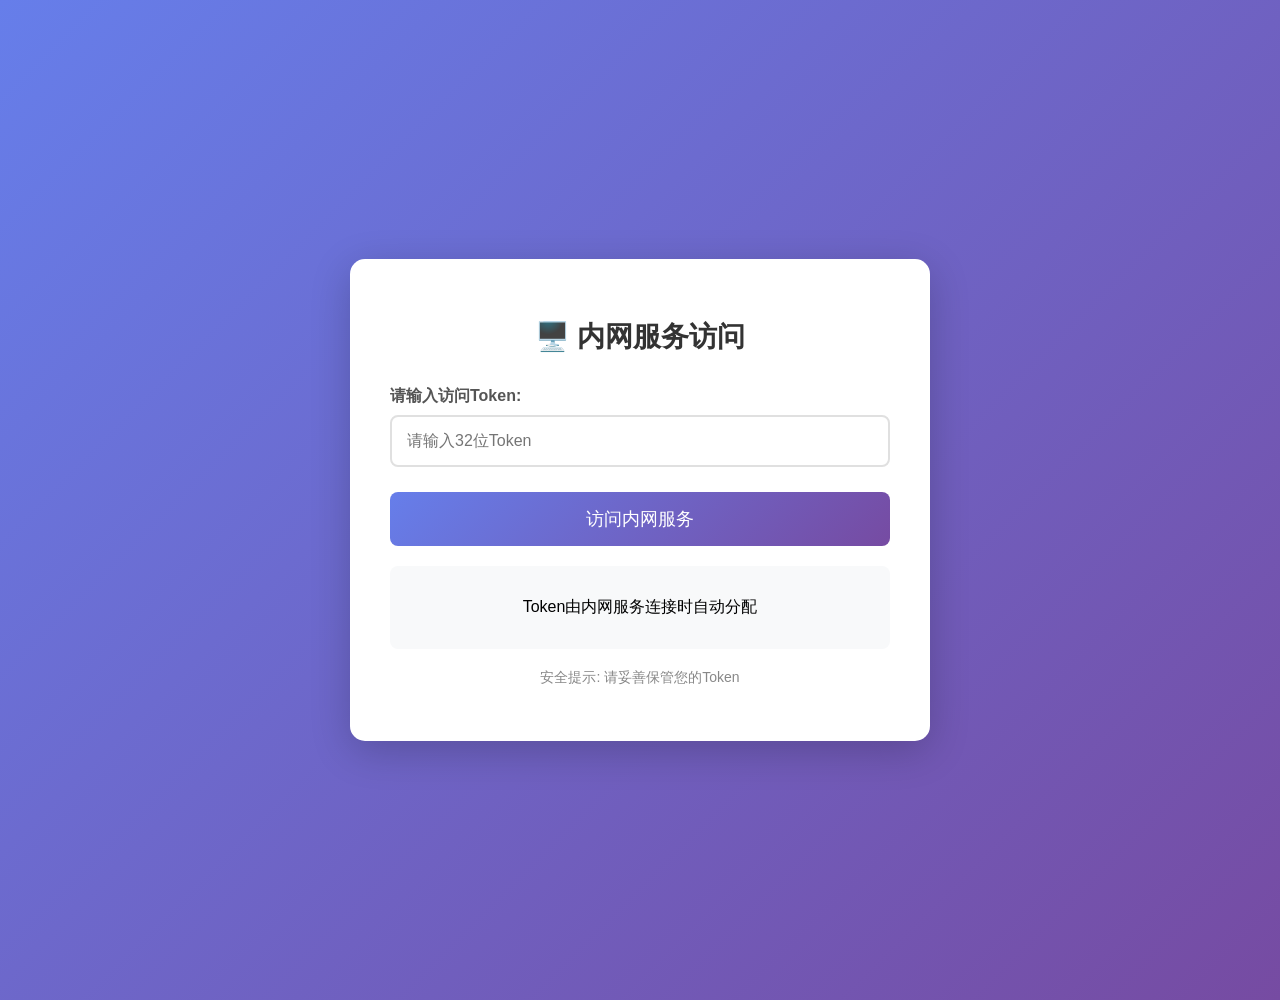
<file: remote_server/templates/index.html>
<!DOCTYPE html>
<html lang="zh-CN">
<head>
    <meta charset="UTF-8">
    <meta name="viewport" content="width=device-width, initial-scale=1.0">
    <title>内网服务访问</title>
    <style>
        body {
            font-family: Arial, sans-serif;
            margin: 50px;
            background: linear-gradient(135deg, #667eea 0%, #764ba2 100%);
            min-height: 100vh;
            display: flex;
            align-items: center;
            justify-content: center;
        }
        .container {
            max-width: 500px;
            width: 100%;
            background: white;
            padding: 40px;
            border-radius: 15px;
            box-shadow: 0 10px 40px rgba(0,0,0,0.2);
        }
        h1 {
            color: #333;
            text-align: center;
            margin-bottom: 30px;
            font-size: 28px;
        }
        .form-group {
            margin: 25px 0;
        }
        label {
            display: block;
            margin-bottom: 8px;
            color: #555;
            font-weight: bold;
        }
        input[type="text"] {
            width: 100%;
            padding: 15px;
            border: 2px solid #e0e0e0;
            border-radius: 8px;
            font-size: 16px;
            transition: border-color 0.3s;
            box-sizing: border-box;
        }
        input[type="text"]:focus {
            outline: none;
            border-color: #667eea;
        }
        button {
            width: 100%;
            padding: 15px;
            background: linear-gradient(135deg, #667eea 0%, #764ba2 100%);
            color: white;
            border: none;
            border-radius: 8px;
            font-size: 18px;
            cursor: pointer;
            transition: transform 0.2s, box-shadow 0.2s;
        }
        button:hover {
            transform: translateY(-2px);
            box-shadow: 0 5px 20px rgba(102, 126, 234, 0.4);
        }
        button:active {
            transform: translateY(0);
        }
        .info {
            color: #888;
            margin-top: 20px;
            text-align: center;
            font-size: 14px;
        }
        .token-display {
            background: #f8f9fa;
            padding: 15px;
            border-radius: 8px;
            margin-top: 20px;
            text-align: center;
        }
        .token-display code {
            color: #667eea;
            font-size: 14px;
            word-break: break-all;
        }
    </style>
</head>
<body>
    <div class="container">
        <h1>🖥️ 内网服务访问</h1>
        <form method="POST" action="/access">
            <div class="form-group">
                <label for="token">请输入访问Token:</label>
                <input type="text" id="token" name="token" placeholder="请输入32位Token" required>
            </div>
            <button type="submit">访问内网服务</button>
        </form>
        <div class="token-display">
            <p>Token由内网服务连接时自动分配</p>
        </div>
        <p class="info">安全提示: 请妥善保管您的Token</p>
    </div>
</body>
</html>
</file>
